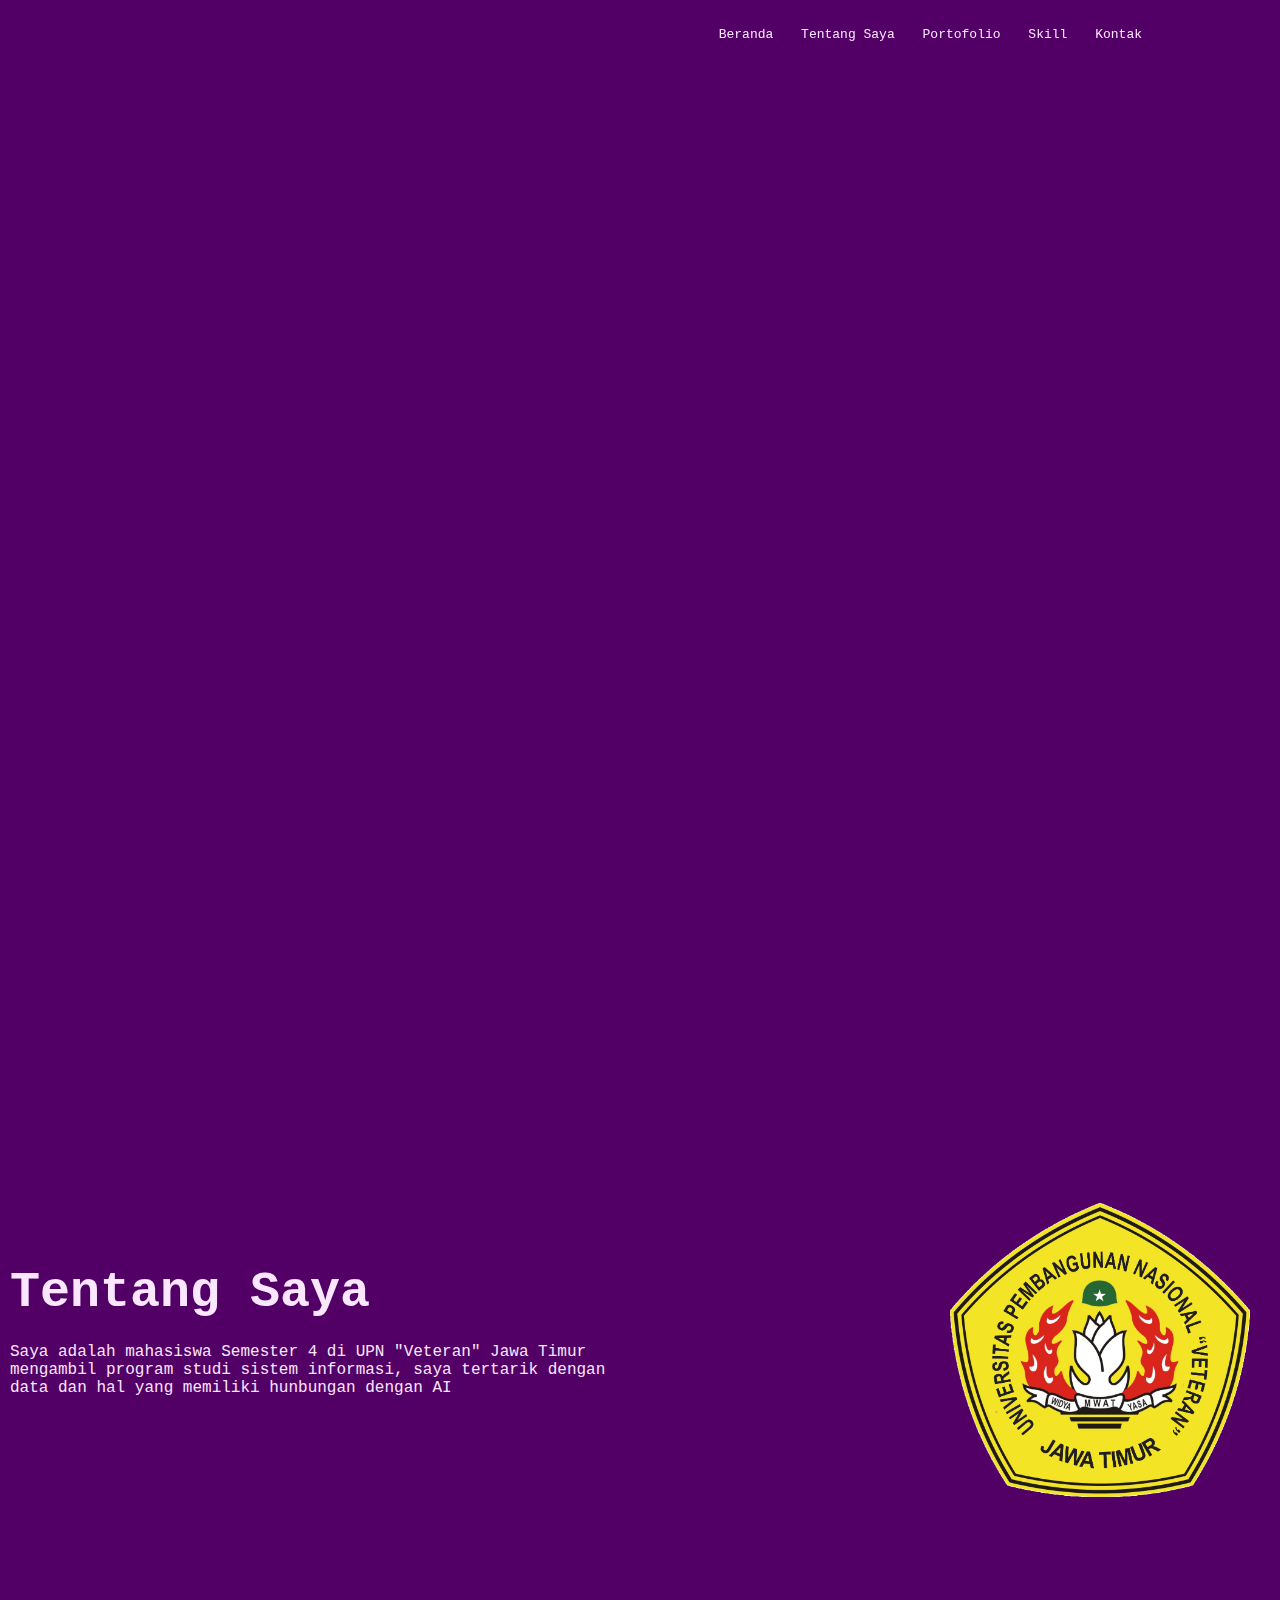
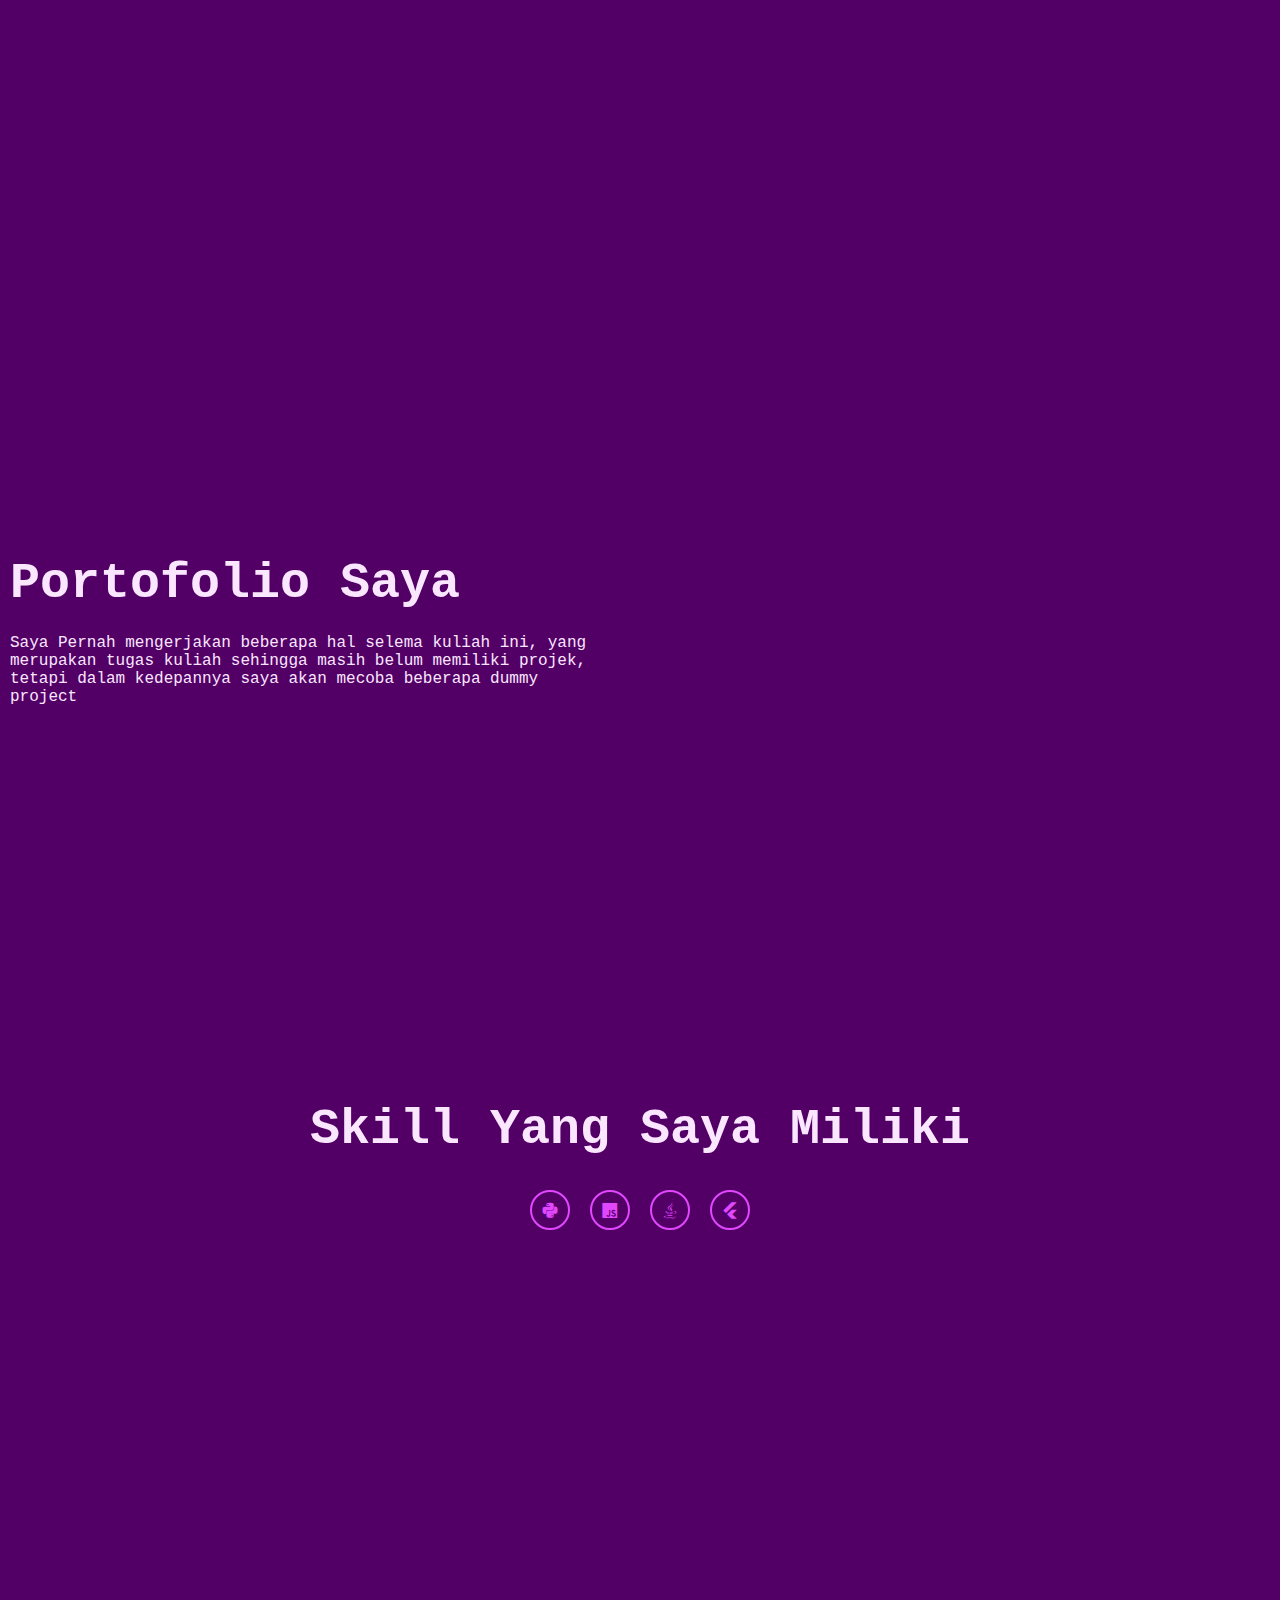
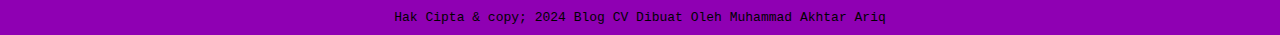
<file: Ariq/index.html>
<!DOCTYPE html>
<html lang="en">
<head>
    <meta charset="UTF-8">
    <meta name="viewport" content="width=device-width, initial-scale=1.0">
    <title>Modul 3</title>
    <link rel="stylesheet" href="style.css">
    <link href='https://unpkg.com/boxicons@2.1.4/css/boxicons.min.css' rel='stylesheet'>
    <script>
        function goBack() {
            window.history.back();
        }
    </script>
</head>
<body>
    <header class="header">
    <a href="#" class="logo">Akhtar Ariq.</a>
    <nav>
        <a href="#" class="toggle-class">Beranda</a> 
        <a href="#saya" class="toggle-class">Tentang Saya</a>
        <a href="#Portofolio" class="toggle-class">Portofolio</a>
        <a href="#skill" class="toggle-class">Skill</a>
        <a href="#" class="toggle-class">Kontak</a>
    </nav>
    </header>
    <section class="Home">
        <div class="HomePage">
            <h1>Hallo Aku Akhtar Ariq</h1>
            <h3>Mahasiswa Semester 4</h3>
            <p>Saya memiliki kertertarikan terhadap pengelolaan data untuk memperkirakan masa depan untuk menghindari resiko</p>
            <div class="buttonbox">
                <a href="#" class="btn">Portofolio</a>
                <a href="#" class="btn">Kontak</a> 
            </div>
        </div>
        <div class="homesci">
            <a href="https://www.instagram.com/akhtarariq/"><i class='bx bxl-instagram'></i></a>
            <a href="https://wa.me/087852195787"><i class='bx bxl-whatsapp'></i></a> 
            <a href="https://www.linkedin.com/in/akhtar-ariq-462b7a257/"><i class='bx bxl-linkedin'></i></a> 
            <a href="https://github.com/AkhtarAriq"><i class='bx bxl-github' ></i></a>
        </div>
        <span class="homeimg"></span>
    </section>
    <section id="saya">
        <div class="saya">
            <h1>Tentang Saya</h1>
            <p>Saya adalah mahasiswa Semester 4 di UPN "Veteran" Jawa Timur mengambil program studi sistem informasi, saya tertarik dengan data dan hal yang memiliki hunbungan dengan AI</p>
        </div>
    </section>
    <section id="Portofolio">
        <div class="Portofolio1">
            <h2>Portofolio Saya</h2>
            <p>Saya Pernah mengerjakan beberapa hal selema kuliah ini, yang merupakan tugas kuliah sehingga masih belum memiliki projek, tetapi dalam kedepannya saya akan mecoba beberapa dummy project</p>
    </section>
    <section id="skill">
        <h1>Skill Yang Saya Miliki</h1>
        <div class="skill">
            <a href="https://www.python.org/"><i class='bx bxl-python'></i></a>
            <a href="https://www.javascript.com/"><i class='bx bxl-javascript' ></i></a>
            <a href="https://www.java.com/"><i class='bx bxl-java' ></i></a>
            <a href="https://flutter.dev/"><i class='bx bxl-flutter'></i></a>
        </div>
    </section>
    <button onclick="goBack()" class="goback">Go Back</button>
    <footer>
        <p>Hak Cipta & copy; 2024 Blog CV Dibuat Oleh Muhammad Akhtar Ariq</p>
    </footer>
</body>
</html>
</file>
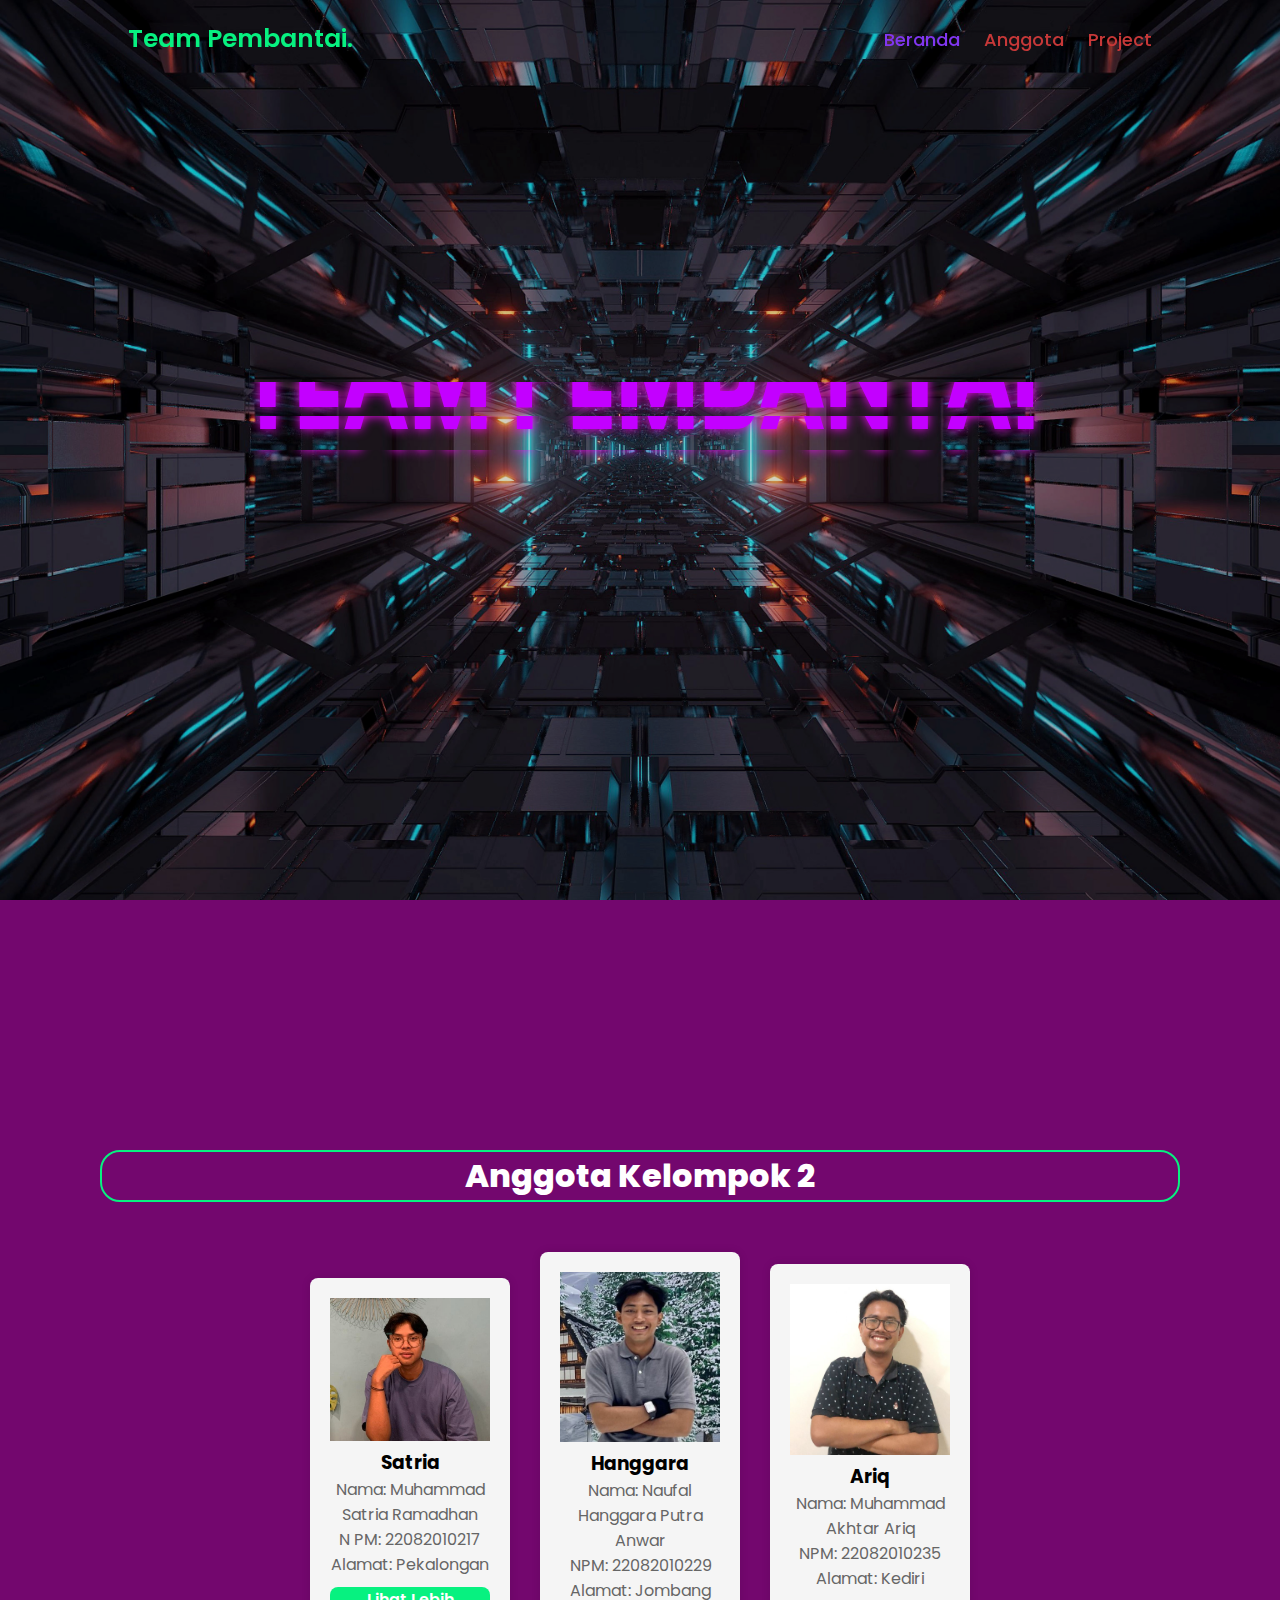
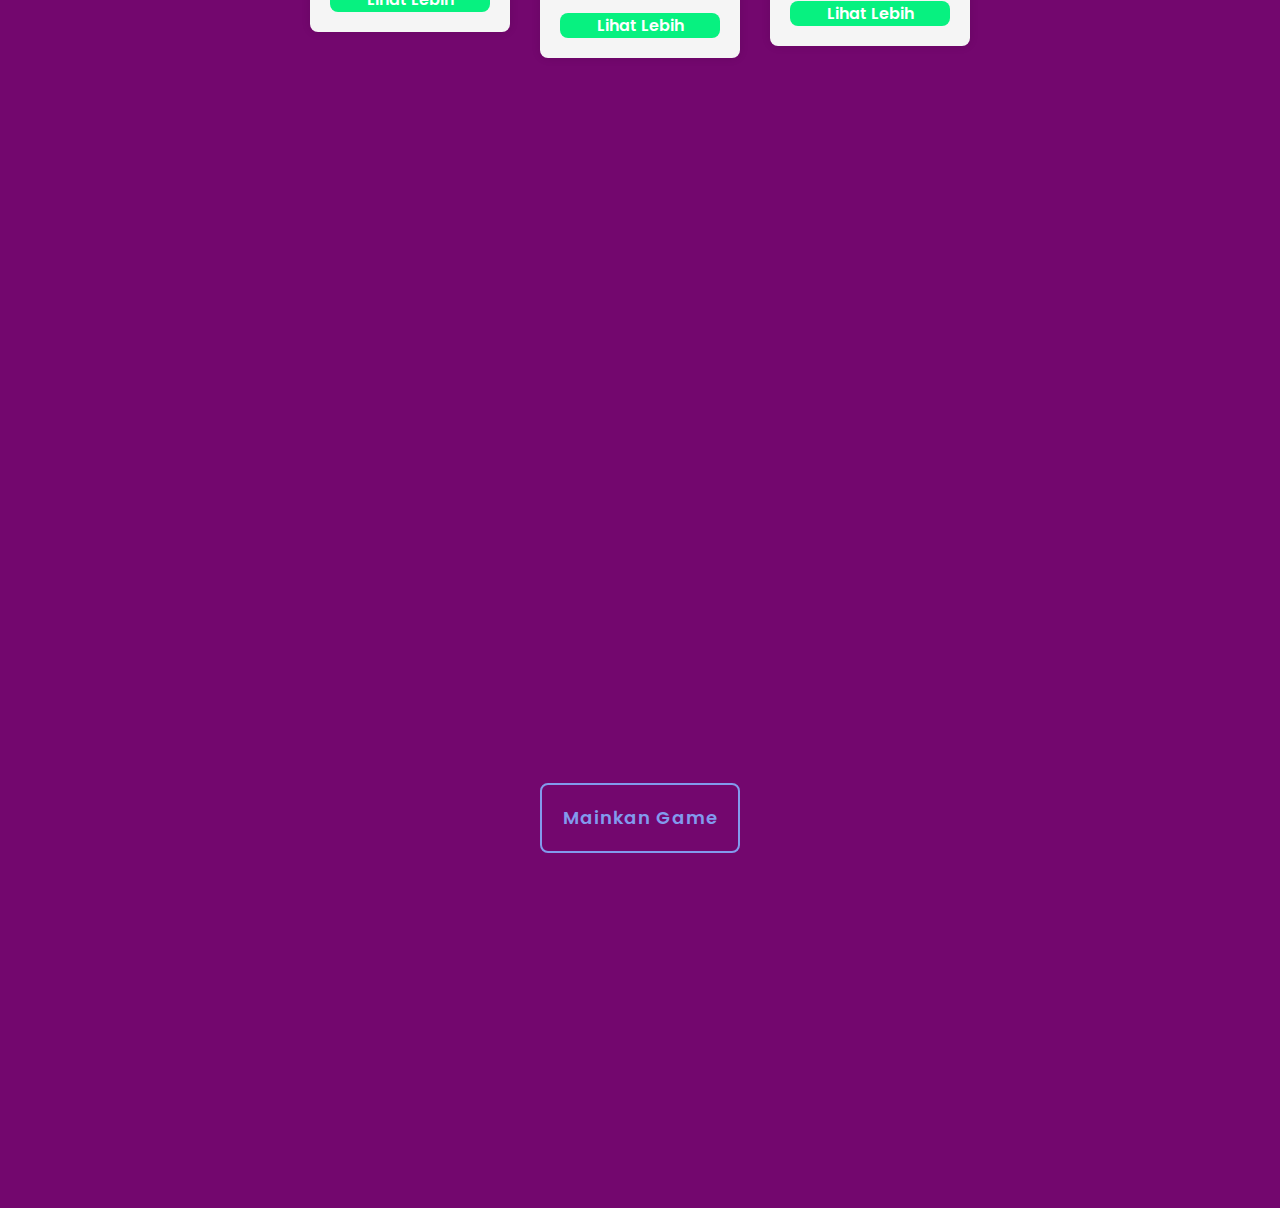
<file: main.html>
<!DOCTYPE html>
<html lang="en">
  <head>
    <meta charset="UTF-8" />
    <meta name="viewport" content="width=device-width, initial-scale=1.0" />
    <title>Kelompok 2</title>
    <link rel="stylesheet" href="style.css" />
    <script src="script.js" defer></script>
  </head>
  <body>
    <!-- HEADER -->
    <header>
      <a href="#" class="logo">Team Pembantai.</a>
      <nav class="navbar">
        <a href="#" class="active">Beranda</a>
        <a href="#anggota" class="scroll-link">Anggota</a>
        <a href="#project" class="scroll-link">Project</a>
      </nav>
    </header>
    <!-- END HEADER -->

    <!-- SECTION 1 -->
    <section class="home">
      <h1 class="jt --debug">
        <span class="jt__row">
          <span class="jt__text">Team Pembantai</span>
        </span>
        <span class="jt__row jt__row--sibling" aria-hidden="true">
          <span class="jt__text">Team Pembantai</span>
        </span>
        <span class="jt__row jt__row--sibling" aria-hidden="true">
          <span class="jt__text">Team Pembantai</span>
        </span>
        <span class="jt__row jt__row--sibling" aria-hidden="true">
          <span class="jt__text">Team Pembantai</span>
        </span>
      </h1>
    </section>
    <!-- END SECTION 1 -->

    <!-- SECTION 2 -->
    <section id="anggota" class="anggota">
      <h2>Anggota Kelompok 2</h2>
      <div class="anggota-container">
        <div class="anggota-item">
          <img src="/image/sat.jpg" alt="Satria" />
          <h3>Satria</h3>
          <p>
            Nama: Muhammad Satria Ramadhan <br />N PM: 22082010217 <br />Alamat:
            Pekalongan
          </p>
          <div class="buttonmore">
            <a href="../Satria/personal web-html/index.html" class="button"
              >Lihat Lebih</a
            >
          </div>
        </div>
        <div class="anggota-item">
          <img src="../image/hanggara.jpg" alt="Hanggara" />
          <h3>Hanggara</h3>
          <p>
            Nama: Naufal Hanggara Putra Anwar <br />NPM: 22082010229
            <br />Alamat: Jombang
          </p>
          <div class="buttonmore">
            <a href="../Hanggara/tugas2.html" class="button">Lihat Lebih</a>
          </div>
        </div>
        <div class="anggota-item">
          <img src="../image/Ari1.jpg" alt="Ariq" />
          <h3>Ariq</h3>
          <p>
            Nama: Muhammad Akhtar Ariq <br />NPM: 22082010235 <br />Alamat:
            Kediri
            <br />
          </p>
          <div class="buttonmore">
            <a href="../Ariq/index.html" class="button">Lihat Lebih</a>
          </div>
        </div>
      </div>
    </section>
    <!-- END SECTION 2 -->

    <!-- SECTION 3 -->
    <section class="project" id="project">
      <div class="projectcontent">
        <h1 class="animate">Project Yang Kami Akan Buat</h1>
        <div class="buttongame">
          <a href="../game/index.html">Mainkan Game</a>
        </div>
      </div>
    </section>
    <!-- END SECTION 3 -->
    <script src="script.js" defer></script>
  </body>
</html>
</file>
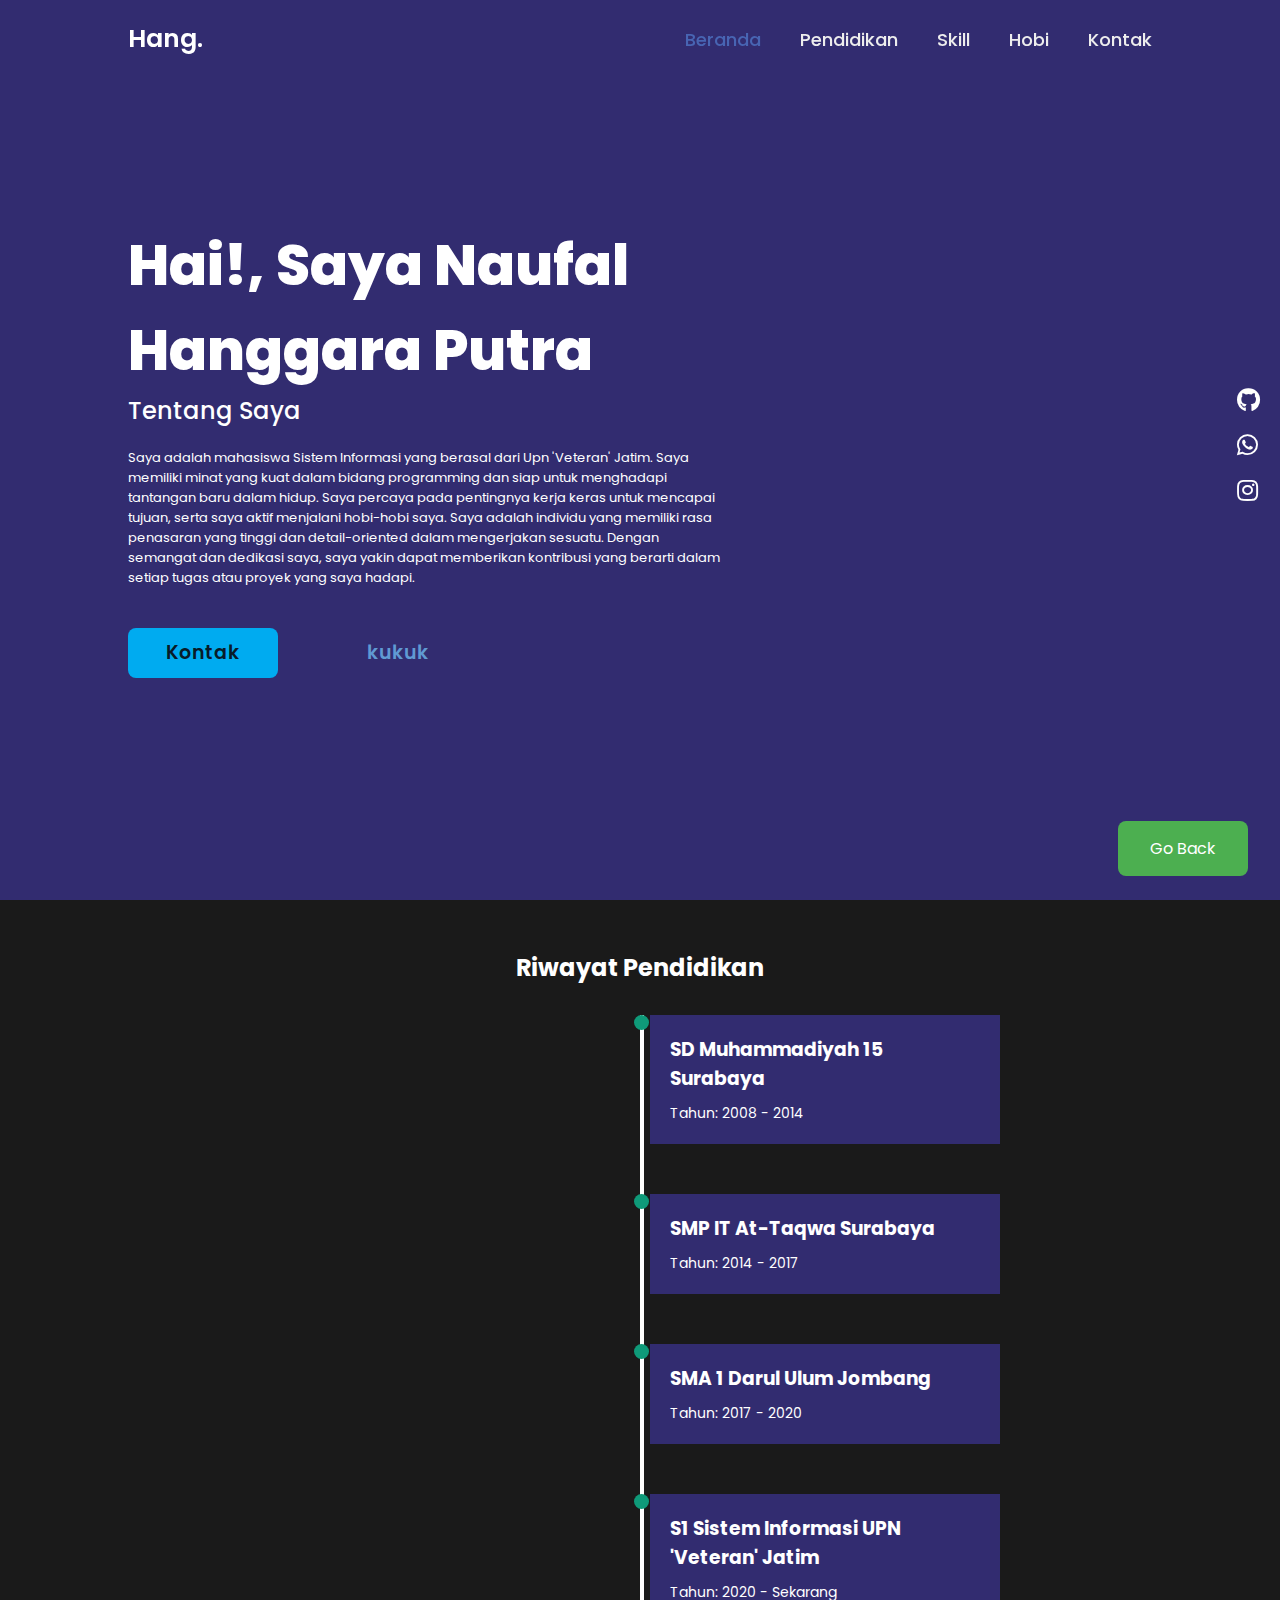
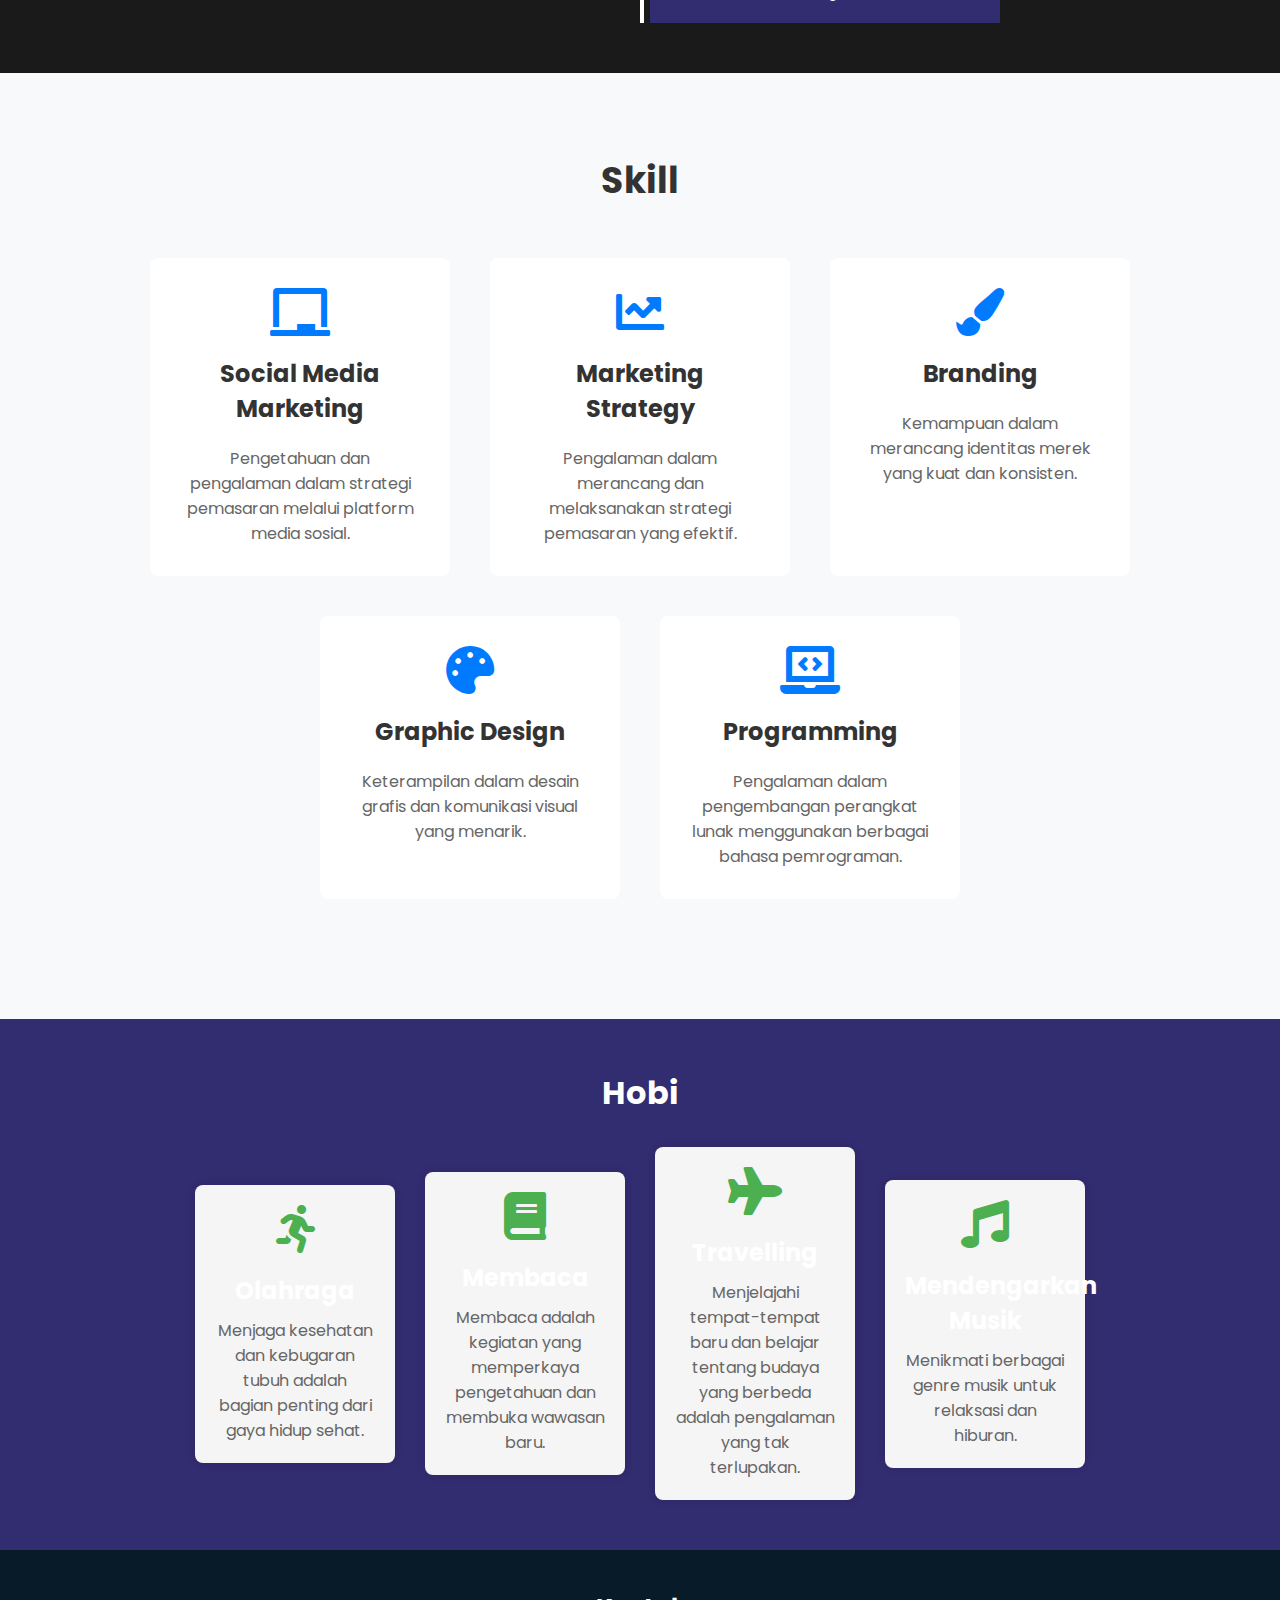
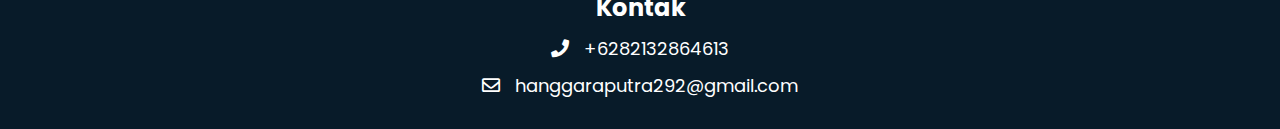
<file: Hanggara/tugas2.html>
<!DOCTYPE html>
<html lang="en">
<head>
    <meta charset="UTF-8">
    <meta name="viewport" content="width=device-width, initial-scale=1.0">
    <title>Pertemuan 2</title>
    <link rel="stylesheet" href="style.css">
    <link rel="stylesheet" href="https://cdnjs.cloudflare.com/ajax/libs/font-awesome/5.15.4/css/all.min.css">
    <style>
        /* Tambahkan gaya CSS tambahan di sini jika diperlukan */
    </style>
    <script>
        function goBack() {
            window.history.back();
        }
    </script>
</head>
<body>
    <header class="header">
        <a href="#" class="logo">Hang.</a>
        <nav class="navbar">
            <a href="#" class="active">Beranda</a>
            <a href="#pendidikan" class="scroll-link">Pendidikan</a>
            <a href="#skill" class="scroll-link">Skill</a>
            <a href="#hobi" class="scroll-link">Hobi</a>
            <a href="#contact">Kontak</a>
        </nav>
    </header>

    <section class="home" id="home">
        <div class="home-content">
            <h1>
                Hai!, Saya Naufal Hanggara Putra 
            </h1>
            <h3>
                Tentang Saya
            </h3>
            <p>
                Saya adalah mahasiswa Sistem Informasi yang berasal dari Upn 'Veteran' Jatim. Saya memiliki minat yang kuat dalam bidang programming dan siap untuk menghadapi tantangan baru dalam hidup. Saya percaya pada pentingnya kerja keras untuk mencapai tujuan, serta saya aktif menjalani hobi-hobi saya. Saya adalah individu yang memiliki rasa penasaran yang tinggi dan detail-oriented dalam mengerjakan sesuatu. Dengan semangat dan dedikasi saya, saya yakin dapat memberikan kontribusi yang berarti dalam setiap tugas atau proyek yang saya hadapi.
            </p>
            <div class="btn-box">
                <a href="#contact">Kontak</a>
                <a href="#">kukuk</a>
            </div>
        </div>
    </section>

    <section id="pendidikan" class="riwayat-pendidikan">
        <h2>Riwayat Pendidikan</h2>
        <div class="timeline">
            <div class="timeline-item">
                <div class="timeline-content">
                    <h3>SD Muhammadiyah 15 Surabaya</h3>
                    <p>Tahun: 2008 - 2014</p>
                </div>
            </div>
            <div class="timeline-item">
                <div class="timeline-content">
                    <h3>SMP IT At-Taqwa Surabaya</h3>
                    <p>Tahun: 2014 - 2017</p>
                </div>
            </div>
            <div class="timeline-item">
                <div class="timeline-content">
                    <h3>SMA 1 Darul Ulum Jombang</h3>
                    <p>Tahun: 2017 - 2020</p>
                </div>
            </div>
            <div class="timeline-item">
                <div class="timeline-content">
                    <h3>S1 Sistem Informasi UPN 'Veteran' Jatim</h3>
                    <p>Tahun: 2020 - Sekarang</p>
                </div>
            </div>
        </div>
    </section>

    <section id="skill" class="skill">
        <h2>Skill</h2>
        <div class="skill-list">
            <div class="skill-item">
                <i class="fas fa-chalkboard"></i>
                <h3>Social Media Marketing</h3>
                <p>Pengetahuan dan pengalaman dalam strategi pemasaran melalui platform media sosial.</p>
            </div>
            <div class="skill-item">
                <i class="fas fa-chart-line"></i>
                <h3>Marketing Strategy</h3>
                <p>Pengalaman dalam merancang dan melaksanakan strategi pemasaran yang efektif.</p>
            </div>
            <div class="skill-item">
                <i class="fas fa-paint-brush"></i>
                <h3>Branding</h3>
                <p>Kemampuan dalam merancang identitas merek yang kuat dan konsisten.</p>
            </div>
            <div class="skill-item">
                <i class="fas fa-palette"></i>
                <h3>Graphic Design</h3>
                <p>Keterampilan dalam desain grafis dan komunikasi visual yang menarik.</p>
            </div>
            <div class="skill-item">
                <i class="fas fa-laptop-code"></i>
                <h3>Programming</h3>
                <p>Pengalaman dalam pengembangan perangkat lunak menggunakan berbagai bahasa pemrograman.</p>
            </div>
        </div>
    </section>
    
    <section id="hobi" class="hobi">
        <h2>Hobi</h2>
        <div class="hobi-container">
            <div class="hobi-item">
                <i class="fas fa-running"></i>
                <h3>Olahraga</h3>
                <p>Menjaga kesehatan dan kebugaran tubuh adalah bagian penting dari gaya hidup sehat.</p>
            </div>
            <div class="hobi-item">
                <i class="fas fa-book"></i>
                <h3>Membaca</h3>
                <p>Membaca adalah kegiatan yang memperkaya pengetahuan dan membuka wawasan baru.</p>
            </div>
            <div class="hobi-item">
                <i class="fas fa-plane"></i>
                <h3>Travelling</h3>
                <p>Menjelajahi tempat-tempat baru dan belajar tentang budaya yang berbeda adalah pengalaman yang tak terlupakan.</p>
            </div>
            <div class="hobi-item">
                <i class="fas fa-music"></i>
                <h3>Mendengarkan Musik</h3>
                <p>Menikmati berbagai genre musik untuk relaksasi dan hiburan.</p>
            </div>
        </div>
    </section>
    <!-- Contact Icons -->
    <div class="contact-icons">
        <a href="https://github.com/HanggaraPutra" target="_blank" class="github"><i class="fab fa-github"></i></a>
        <a href="https://wa.me/6282132864613" target="_blank" class="whatsapp"><i class="fab fa-whatsapp"></i></a>
        <a href="https://www.instagram.com/hanggara_ptra/" target="_blank" class="instagram"><i class="fab fa-instagram"></i></a>
    </div>
    <button onclick="goBack()" class="goback">Go Back</button>
    <footer class="footer" id="contact">
        <div class="contact-info">
            <h2>Kontak</h2>
            <ul>
                <li><i class="fas fa-phone"></i> +6282132864613</li>
                <li><i class="far fa-envelope"></i> hanggaraputra292@gmail.com</li>
            </ul>
        </div>
    </footer>
    
</body>
</html>
</file>
<file: Ariq/style.css>
* {
    margin: 0;
    padding: 0;
    box-sizing: border-box;
    font-family: monospace;
}
body {
    background-color: #520066;
}
.header {
    position: fixed;
    top: 0;
    left: 0;
    width: 100%;
    background: transparent;
    padding: 20px 10%;
    display: flex;
    justify-content: space-between;
    align-items: center;
    z-index: 100;
}
.logo { 
    position: relative;
    font-size: 25px;
    color: #fae6ff;
    text-decoration: none;
    font-weight: 600;
}
.logo::before{
    content: '';
    position: absolute;
    top: 0;
    right: 0;
    width: 100%;
    height: 100%;
    background:#520066;
    animation: ShowRight 1s ease forwards;
    animation-delay: 0.4s;
}
nav {
    background-color: transparent;
    padding: 10px auto;
    text-align: right;
}
nav a {
    color: #fae6ff;
    text-decoration: none;
    margin: 0 10px;
}
.Home{
    background: url('profile-removebg-preview.png') no-repeat;
    background-size: 300px;
    background-position: right 30px center;
    height: 100vh;
    display: flex;
    align-items: center;
    padding: 0 10px;
    color: #fae6ff;
}
.HomePage{
    max-width: 600px;
}
.HomePage h1{
    position: relative;
    font-size: 50px;
    font-weight: 700;
    line-height: 1.2;
}
.HomePage h1::before{
    content: '';
    position: absolute;
    top: 0;
    right: 0;
    width: 100%;
    height: 100%;
    background:#520066;
    animation: ShowRight 1s ease forwards;
    animation-delay: 1s;
}
.HomePage h3{
    position: relative;
    font-size: 30px;
    font-weight: 700;
    color: #e580ff;
}
.HomePage h3::before{
    content: '';
    position: absolute;
    top: 0;
    right: 0;
    width: 100%;
    height: 100%;
    background:#520066;
    animation: ShowRight 1s ease forwards;
    animation-delay: 1.5s;
}
.HomePage p{
    position: relative;
    font-size: 16px;
    margin: 20px 0 40px;
}
.HomePage p::before{
    content: '';
    position: absolute;
    top: 0;
    right: 0;
    width: 100%;
    height: 100%;
    background:#520066;
    animation: ShowRight 1s ease forwards;
    animation-delay: 1.8s;
}
.HomePage .buttonbox{
    position: relative;
    display: flex;
    justify-content: space-between;
    width: 345px;
    height: 50px;
}
.HomePage .buttonbox::before{
    content: '';
    position: absolute;
    top: 0;
    right: 0;
    width: 100%;
    height: 100%;
    background:#520066;
    animation: ShowRight 1s ease forwards;
    animation-delay: 2s;
    z-index: 2;
}
.buttonbox a{
    position: relative;
    display: inline-flex;
    justify-content: center;
    align-items: center;
    width: 150px;
    height: 100%;
    background: #cc99ff;
    border: 2px solid #cc99ff;
    border-radius: 8px;
    font-size: 19px;
    color: #520066;
    text-decoration: none;
    font-weight: 600;
    letter-spacing: 1px;
    z-index: 1;
    overflow: hidden;
}
.buttonbox a:nth-child(2){
    background: transparent;
    color: #cc99ff;
}
.buttonbox a:hover:nth-child(2){
    color: #520066;
}
.buttonbox a::before{
    content: '';
    position: absolute;
    top: 0;
    left: 0;
    width: 0;
    height: 100%;
    background: #e047ff;
    z-index: -1;
    transition: 0.5s;
}
nav a:hover{
    color:  #cc99ff;
}
.active {
    font-weight: bold;
    color: #cc99ff;
}
.buttonbox a:hover::before{
    width: 100%;
}
footer {
    background-color: #8f00b3;
    color: black;
    text-align: center;
    padding: 10px;
    position: relative;
    bottom: 0;
    width: 100%;
}
.homesci{
    position: absolute;
    bottom: 40px;
    width: 170px;
    display: flex;
    justify-content: space-between;
    gap: 5px;
}
.homesci::before{
    content: '';
    position: absolute;
    top: 0;
    right: 0;
    width: 100%;
    height: 100%;
    background:#520066;
    animation: ShowRight 1s ease forwards;
    animation-delay: 2.5s;
    z-index: 2;
}
.homesci a{
    position: relative;
    display: inline-flex;
    justify-content: center;
    align-items: center;
    width: 40px;
    height: 40px;
    background: transparent;
    border: 2px solid #e047ff;
    border-radius: 50%;
    font-size: 20px;
    color: #e047ff;
    text-decoration: none;
    z-index: 1;
    overflow: hidden;
}
.homesci a::before{
    content: '';
    position: absolute;
    top: 0;
    left: 0;
    width: 0;
    height: 100%;
    background: #e047ff;
    z-index: -1;
    transition: 0.5s;
}
.homesci a:hover{
    color: #520066;
}
.homesci a:hover::before{
    width: 100%;
}
.homeimg{
    position: absolute;
    top: 0;
    right: 30px;
    width: 500px;
    height: 100%;
    background:transparent;
    transition: 3s;
}

.homeimg::before{
    content: '';
    position: absolute;
    top: 0;
    right: 0;
    width: 100%;
    height: 100%;
    background:#520066;
    animation: ShowRight 1s ease forwards;
    animation-delay: 3s;
    z-index: 2;
}
@keyframes ShowRight{
    100%{
        width: 0;
    }
}
#Portofolio{
    color: #fae6ff;
    height: 100vh;
    display: flex;
    align-items: center;
    padding: 0 10px;
}
.Portofolio1{
    max-width: 600px;
}
.Portofolio1 h2{
    position: relative;
    font-size: 50px;
    font-weight: 700;
    line-height: 1.2;
}
.Portofolio1 p{
    position: relative;
    font-size: 16px;
    margin: 20px 0 40px;
}
#saya{
    background: url('Logo\ Upn\ Jatim\ Baru.png') no-repeat;
    background-size: 300px;
    background-position: right 30px center;
    height: 100vh;
    display: flex;
    align-items: center;
    padding: 0 10px;
    color: #fae6ff;
}
.saya{
    max-width: 600px;
}
.saya h1{
    position: relative;
    font-size: 50px;
    font-weight: 700;
    line-height: 1.2;
}
.saya p{
    position: relative;
    font-size: 16px;
    margin: 20px 0 40px;
}
#skill{
    margin-bottom: 50px;
    height: 50vh;
    padding: 0 10px;
}
#skill h1{
    position:relative;
    text-align: center;
    font-size: 50px;
    font-weight: 700;
    line-height: 1.2;
    color: #fae6ff;
    margin-bottom: 30px;
    
}
.skill{
    display: flex;
    justify-content: center;
    align-items: center;
    gap: 20px;
}
.skill a{
    position: relative;
    display: inline-flex;
    justify-content: center;
    align-items: center;
    width: 40px;
    height: 40px;
    background: transparent;
    border: 2px solid #e047ff;
    border-radius: 50%;
    font-size: 20px;
    color: #e047ff;
    text-decoration: none;
    z-index: 1;
    overflow: hidden;
}
.goback {
    position: fixed; 
    bottom: 20px; 
    right: 30px; 
    background-color: #4CAF50; 
    border: none;
    color: white; 
    padding: 15px 32px; 
    text-align: center;
    text-decoration: none;
    display: inline-block; 
    font-size: 16px; 
    margin: 4px 2px; 
    cursor: pointer; 
    border-radius: 8px; 
    transition-duration: 0.4s; 
}
.goback:hover {
    background-color: #2d512f; 
}

html {
    scroll-behavior: smooth;
}
</file>
<file: style.css>
@import url('https://fonts.googleapis.com/css2?family=Poppins:ital,wght@0,100;0,200;0,300;0,400;0,500;0,600;0,700;0,800;0,900;1,100;1,200;1,300;1,400;1,500;1,600;1,700;1,800;1,900&display=swap');
@import url('https://fonts.googleapis.com/css2?family=Staatliches&display=swap');

*{
    padding: 0;
    margin: 0;
    margin: 0;
    padding: 0;
    box-sizing: border-box;
    font-family: 'Poppins', sans-serif;
    scroll-behavior: smooth; /* Animasi scrolling halus */
}
body {
    margin: 0;
    padding: 0;
    background-color: rgb(115, 7, 110);
    flex-direction: column;
}
header {
    position: fixed;
    top: 0;
    left: 0;
    width: 100%;
    padding: 20px 10%;  
    background: transparent;
    display: flex;
    justify-content: space-between;
    align-items: center;
    overflow-x: hidden;
    z-index: 50;
}
.logo {
    font-size: 25px;
    color: #07f180;
    text-decoration: none;
    font-weight: 600;
}
nav a {
    font-size: 18px;
    color: #c73838;
    text-decoration: none;
    font-weight: 500;
    margin-left: 20px;  
    transition: .3s;
}
nav a:hover,
nav a.active {
    color: #8136f1;
}
.home {
    position: relative;
    background-image: url("../image/ahh.jpg");   
    background-size: cover; 
    background-position: center;
    height: 100vh;
    display: flex;
    flex-direction: column;
    justify-content: center;
    align-items: center;
    color: rgb(195, 0, 255);
    /* text-align: center; */
}  
.home::before {
    content: ""; 
    position: absolute; 
    top: 0;
    left: 0;
    width: 100%;
    height: 100%;
    background-color: rgba(0, 0, 0, 0.8); 
}
.home::before {
    opacity: 0.2; 
}
/* .home h1 {
    font-size: 4rem;
    margin-bottom: 1rem;
    color: #ffffff;
    font-style: oblique;
    text-shadow: 2px 2px;
}  
.home p {
    font-size: 1.
}
.home a{
    text-decoration: none;
    color: white;
}    */
.jt {
    position: relative;
    font-size: 10vmin;
    font-family: 'Staatliches', sans-serif;
    text-transform: uppercase;
    /* text-align: center; */
    font-display: swap;
    text-shadow: 0 0 10px rgb(242, 10, 246);
}
.jt__row {
    display: block;
}
.jt__row:nth-child(1) {
    clip-path: polygon(-10% 75%, 110% 75%, 110% 110%, -10% 110%);
}
.jt__row:nth-child(2) {
    clip-path: polygon(-10% 50%, 110% 50%, 110% 75.3%, -10% 75.3%);
}
.jt__row:nth-child(3) {
    clip-path: polygon(-10% 25%, 110% 25%, 110% 50.3%, -10% 50.3%);
}
.jt__row:nth-child(4) {
    clip-path: polygon(-10% 0%, 110% 0%, 110% 25.3%, -10% 25.3%);
}
.jt__row.jt__row--sibling {
    position: absolute;
    top: 0;
    left: 0;
    user-select: none;
    width: 800px;
}
.jt__text {
    display: block;
    transform-origin: bottom left;
    animation: moveIn 2s 0s cubic-bezier(.36,0,.06,1) alternate infinite ;
}
.jt__row:nth-child(1) .jt__text {
    transform: translateY(-0.1em);
}
.jt__row:nth-child(2) .jt__text {
    transform: translateY(-0.3em) scaleY(1.1);
}
.jt__row:nth-child(3) .jt__text {
    transform: translateY(-0.5em) scaleY(1.2) ;
}
.jt__row:nth-child(4) .jt__text {
    transform: translateY(-0.7em) scaleY(1.3) ;
}
.jt__row:nth-child(5) .jt__text {
    transform: translateY(-0.9em) scaleY(1.4) ;
}
.jt__row:nth-child(6) .jt__text {
    transform: translateY(-1.1em) scaleY(1.5) ;
}
@keyframes moveIn {
    50%, 100% { 
    transform: translateY(0em)
    }
    0%   { 
    opacity: 0; 
    filter: blur(10px);
    
    }
    100% { 
    opacity: 1; 
    filter: blur(0px);
    }
}
.debug .jt__row:nth-child(even) {
    color: black;
    background: white;
}
.debug .jt__row:nth-child(odd) {
    color: white;
    background: black;
}  
/* .container {
    text-align: center;
    position: absolute;
    top: 50%;
    left: 50%;
    width: 100%;
    transform: translate(-50%, -50%);
}
.text1 .text2 {
    text-transform: uppercase;
    display: block;
} 
.text1{
    color: #8136f1;
    font-size: 60px;
    font-weight: 700;
    letter-spacing: 8px;
    margin-bottom: -40px;
    background: transparent;
    position: relative;
    animation: text 3s 1;
}
.text2{
    font-size: 30px;
    color: aqua;
    
}
@keyframe text {
    0%{
        color: #000;
        margin-bottom: -40px;
    }
    30%{
        letter-spacing: 25px;
        margin-bottom: -40px;
    }
    85%{
        letter-spacing: 8px;
        margin-bottom: -40px;
    }
} */
.project {
    height: 100vh;
    display: flex;
    align-items: center;
    justify-content: center;
    flex-direction: column;
}
.projectcontent {
    display: flex;
    flex-direction: column;
    max-width: 700px;
    align-items: center;
    justify-content: center;
}
/* .projectcontent h1{
    font-size: 90px;
    color: #07f180;
}
.projectcontent h3{
    font-size: 25px;
}
.projectcontent .animate{
    transform: translateX(-100%);

}
.projectcontent.show-animate  .animate{
    transform: translateX(0%);
} */
.projectcontent h1{
    position: relative;
    font-size: 50px;
    font-weight: 700;
    line-height: 1.2;
}
.projectcontent h1::before{
    content: '';
    position: absolute;
    top: 0;
    right: 0;
    width: 100%;
    height: 100%;
    background:rgb(115, 7, 110);
    animation: ShowRight 1s ease forwards;
    animation-delay: 2s;
}
.projectcontent h3{
    position: relative;
    font-size: 20px;
    font-weight: 700;
    line-height: 1.2;
}
.projectcontent h3::before{
    content: '';
    position: absolute;
    top: 0;
    right: 0;
    width: 100%;
    height: 100%;
    background:rgb(115, 7, 110);
    animation: ShowRight 1s ease forwards;
    animation-delay: 3s;
}
@keyframes ShowRight{
    100%{
        width: 0;
    }
}
.anggota { 
    padding: 150px 0;
    text-align: center;
    margin: 100px;
}
.anggota h2 {
    font-size: 32px;
    margin-bottom: 50px;
    background-position: center;
    background-color: transparent;
    border: 2px solid #07f180;
    border-radius: 20px; 
    color: #ffffff;
    font-weight: 800;
}   
.anggota-container {
    display: flex;
    justify-content: center;
    align-items: center;
    gap: 30px;
}
.anggota-item {
    width: 200px;
    height: auto;
    padding: 20px;
    background-color: #f5f5f5;
    border-radius: 8px;
    box-shadow: 0 0 10px rgba(0, 0, 0, 0.1);
    transition: transform 0.3s ease;
    text-align: center;
    justify-content: center;
}
.anggota-item:hover {
    transform: translateY(-5px);
}
.anggota-item img {
    max-width: 100%; 
    height: 100%; 
}
.aggota-item h3 {
    font-size: 24px;
    margin-bottom: 10px;
}
.anggota-item p {
    font-size: 16px;
    color: #666;
    margin-bottom: 10px;
}
.anggota-item .buttonmore {
    display: flex;
    background-color: #07f180;
    border-radius: 8px;
    padding: 0;
    margin: 0;
    /* height: 40px; */
    justify-content: center;
    text-align: center;
    
}
.buttonmore a{
    position: relative;
    text-align: center;
    align-items: center;
    justify-content: center;
    text-decoration: none;
    color: white;
    font-size: 16px;
    font-weight: 600;   
}
.buttonmore {
    background-color: green;
    background-color: #07f180;
    border-radius: 8px;
    padding: 4px ;
    margin-left: 20%;
    margin-right: 20%;
}
.buttonmore:hover{
    scale: 1.2;  
}

.buttongame a {
    position: relative;
    display: inline-flex;
    justify-content: center;
    align-items: center;
    width: 200px;
    height: 70px;
    background: #829aed;
    border: 2px solid #829aed;
    border-radius: 8px;
    font-size: 18px;
    color:black;
    text-decoration: none;
    font-weight: 600;
    letter-spacing: 1px;
    z-index: 1;
    overflow: hidden;
}
.buttongame a:nth-child(1){
    background: transparent;
    color: #829aed;
}

.buttongame a::before{
    content: '';
    position: absolute;
    top: 0;
    left: 0;
    width: 0;
    height: 100%;
    background:#5b2456;
    z-index: -1;
    transition: .5s;
}
.buttongame a:hover::before{
    width: 100%;
    
}
.buttongame a:nth-child(1):hover{
    color: #171040;
}
</file>
<file: Hanggara/style.css>
@import url('https://fonts.googleapis.com/css2?family=Poppins:ital,wght@0,100;0,200;0,300;0,400;0,500;0,600;0,700;0,800;0,900;1,100;1,200;1,300;1,400;1,500;1,600;1,700;1,800;1,900&display=swap');

* {
    margin: 0;
    padding: 0;
    box-sizing: border-box;
    font-family: 'Poppins', sans-serif;
    scroll-behavior: smooth; /* Animasi scrolling halus */
}

body {
    background: #322c70;
    color: #ffffff;
}

header {
    position: fixed;
    top: 0;
    left: 0;
    width: 100%;
    padding: 20px 10%;
    background: transparent;
    display: flex;
    justify-content: space-between;
    align-items: center;
    z-index: 100;
}
.logo {
    font-size: 25px;
    color: #ffffff;
    text-decoration: none;
    font-weight: 600;
}
nav a {
    font-size: 18px;
    color: #ededed;
    text-decoration: none;
    font-weight: 500;
    margin-left: 35px;
    transition: .3s;
}
nav a:hover,
nav a.active {
    color: #4865b3;
}

.home {
    height: 100vh;
    display: flex;
    align-items: center;
    padding: 0 10%;
}

.home-content {
    max-width: 600px;
}

.home-content h1 {
    font-size: 56px;
    font-weight: 800;
}

.home-content h3 {
    font-size: 24px;
    font-weight: 500;
}

.home-content p {
    font-size: 13px;
    margin: 20px 0 40px;
}

.home-content .btn-box {
    display: flex;
    justify-content: space-between;
    width: 345px;
    height: 50px;
}

.btn-box a {
    display: inline-flex;
    justify-content: center;
    align-items: center;
    width: 150px;
    height: 100%;
    background: #00abf0;
    border-radius: 8px;
    font-size: 19px;
    color: #081b29;
    text-decoration: none;
    font-weight: 600;
    letter-spacing: 1px;
    z-index: 1;
    position: relative;
    transition: background 0.3s, color 0.3s; /* Menambahkan transisi untuk efek hover */
}

.btn-box a:hover {
    background: #609ad3; /* Warna latar belakang saat hover */
    color: #423da7; /* Warna teks saat hover */
}

.btn-box a:nth-child(2) {
    background: transparent;
    color: #609ad3;
}

.btn-box a::before {
    content: '';
    position: absolute;
    top: 0;
    left: 0;
    width: 0;
    height: 100%;
    background: #ffffff;
    z-index: -1;
    transition: .5s;
    border-radius: 8px;
}

.btn-box a:hover::before {
    width: 100%;
    position: absolute;
}


.contact-icons {
    position: fixed;
    top: 50%; /* Menempatkan di tengah vertikal */
    right: 20px; /* Jarak dari tepi kanan */
    transform: translateY(-50%); /* Pusatkan secara vertikal */
    z-index: 1000; /* Pastikan tampil di atas konten lain */
}

.contact-icons a {
    display: block;
    margin-bottom: 10px;
    font-size: 24px;
    color: #fff;
    text-decoration: none;
    transition: transform 0.3s;
}

.contact-icons a:hover {
    transform: scale(1.9); /* Perbesar ikon saat dihover */
}


/* Menambahkan gaya untuk bagian riwayat pendidikan */
.riwayat-pendidikan {
    padding: 50px 0;
    background-color: #1a1a1a;
    color: #ffffff;
}

.riwayat-pendidikan h2 {
    text-align: center;
    margin-bottom: 30px;
}

.timeline {
    position: relative;
    max-width: 800px;
    margin: 0 auto;
}

.timeline:before {
    content: '';
    position: absolute;
    top: 0;
    left: 50%;
    width: 4px;
    height: 100%;
    background: #ffffff;
}

.timeline-item {
    margin-bottom: 50px;
    margin-left: 50%;
    position: relative;
}

.timeline-content {
    padding: 20px;
    background: #322c70;
    /* border-radius: 10px; */
    position: relative;
    max-width: 350px;
    margin-left: 10px;
}

.timeline-content h3 {
    margin-bottom: 10px;
}

.timeline-content p {
    font-size: 14px;
}

.timeline-item:before {
    content: '';
    position: absolute;
    width: 15px;
    height: 15px;
    border-radius: 50%;
    background: #0f9a79;
    left: -6px;
    /* top: 7px; */
}

.timeline-item:last-child {
    margin-bottom: 0;
}


/* Styling for Skill Section */
.skill {
    padding: 80px 0;
    text-align: center;
    background-color: #f8f9fa;
}

.skill h2 {
    margin-bottom: 50px;
    font-size: 36px;
    color: #333;
}

.skill-list {
    display: flex;
    flex-wrap: wrap;
    justify-content: center;
}

.skill-item {
    width: 300px;
    margin: 0 20px 40px;
    padding: 30px;
    background-color: #fff;
    border-radius: 8px;
    box-shadow: 0 4px 6px rgba(0, 0, 0, 0);
    transition: all 0.3s ease;
}

.skill-item:hover {
    transform: translateY(-5px);
}

.skill-item i {
    font-size: 48px;
    margin-bottom: 20px;
    color: #007bff;
}

.skill-item h3 {
    margin-bottom: 20px;
    font-size: 24px;
    color: #333;
}

.skill-item p {
    font-size: 16px;
    color: #666;
}


/* Menambah gaya untuk bagian Hobi */
.hobi {
    padding: 50px 0;
    text-align: center;
}

.hobi h2 {
    font-size: 32px;
    margin-bottom: 30px;
}

.hobi-container {
    display: flex;
    justify-content: center;
    align-items: center;
    gap: 30px;
}

.hobi-item {
    width: 200px;
    padding: 20px;
    background-color: #f5f5f5;
    border-radius: 8px;
    box-shadow: 0 0 10px rgba(0, 0, 0, 0.1);
    transition: transform 0.3s ease;
}

.hobi-item:hover {
    transform: translateY(-5px);
}

.hobi-item i {
    font-size: 48px;
    color: #4CAF50;
    margin-bottom: 20px;
}

.hobi-item h3 {
    font-size: 24px;
    margin-bottom: 10px;
}

.hobi-item p {
    font-size: 16px;
    color: #666;
}

/* Style untuk footer */
.footer {
    background-color: #081b29;
    color: #fff;
    padding: 20px;
    text-align: center;
}

.contact-info {
    margin-top: 20px;
}

.contact-info h2 {
    font-size: 24px;
    margin-bottom: 10px;
}

.contact-info ul {
    list-style-type: none;
    padding: 0;
}

.contact-info ul li {
    margin-bottom: 10px;
    font-size: 18px;
}

.contact-info ul li i {
    margin-right: 10px;
}
.goback {
    position: fixed; 
    bottom: 20px; 
    right: 30px; 
    background-color: #4CAF50; 
    border: none;
    color: white; 
    padding: 15px 32px; 
    text-align: center;
    text-decoration: none;
    display: inline-block; 
    font-size: 16px; 
    margin: 4px 2px; 
    cursor: pointer; 
    border-radius: 8px; 
    transition-duration: 0.4s; 
}
.goback:hover {
    background-color: #2d512f; 
}
</file>
